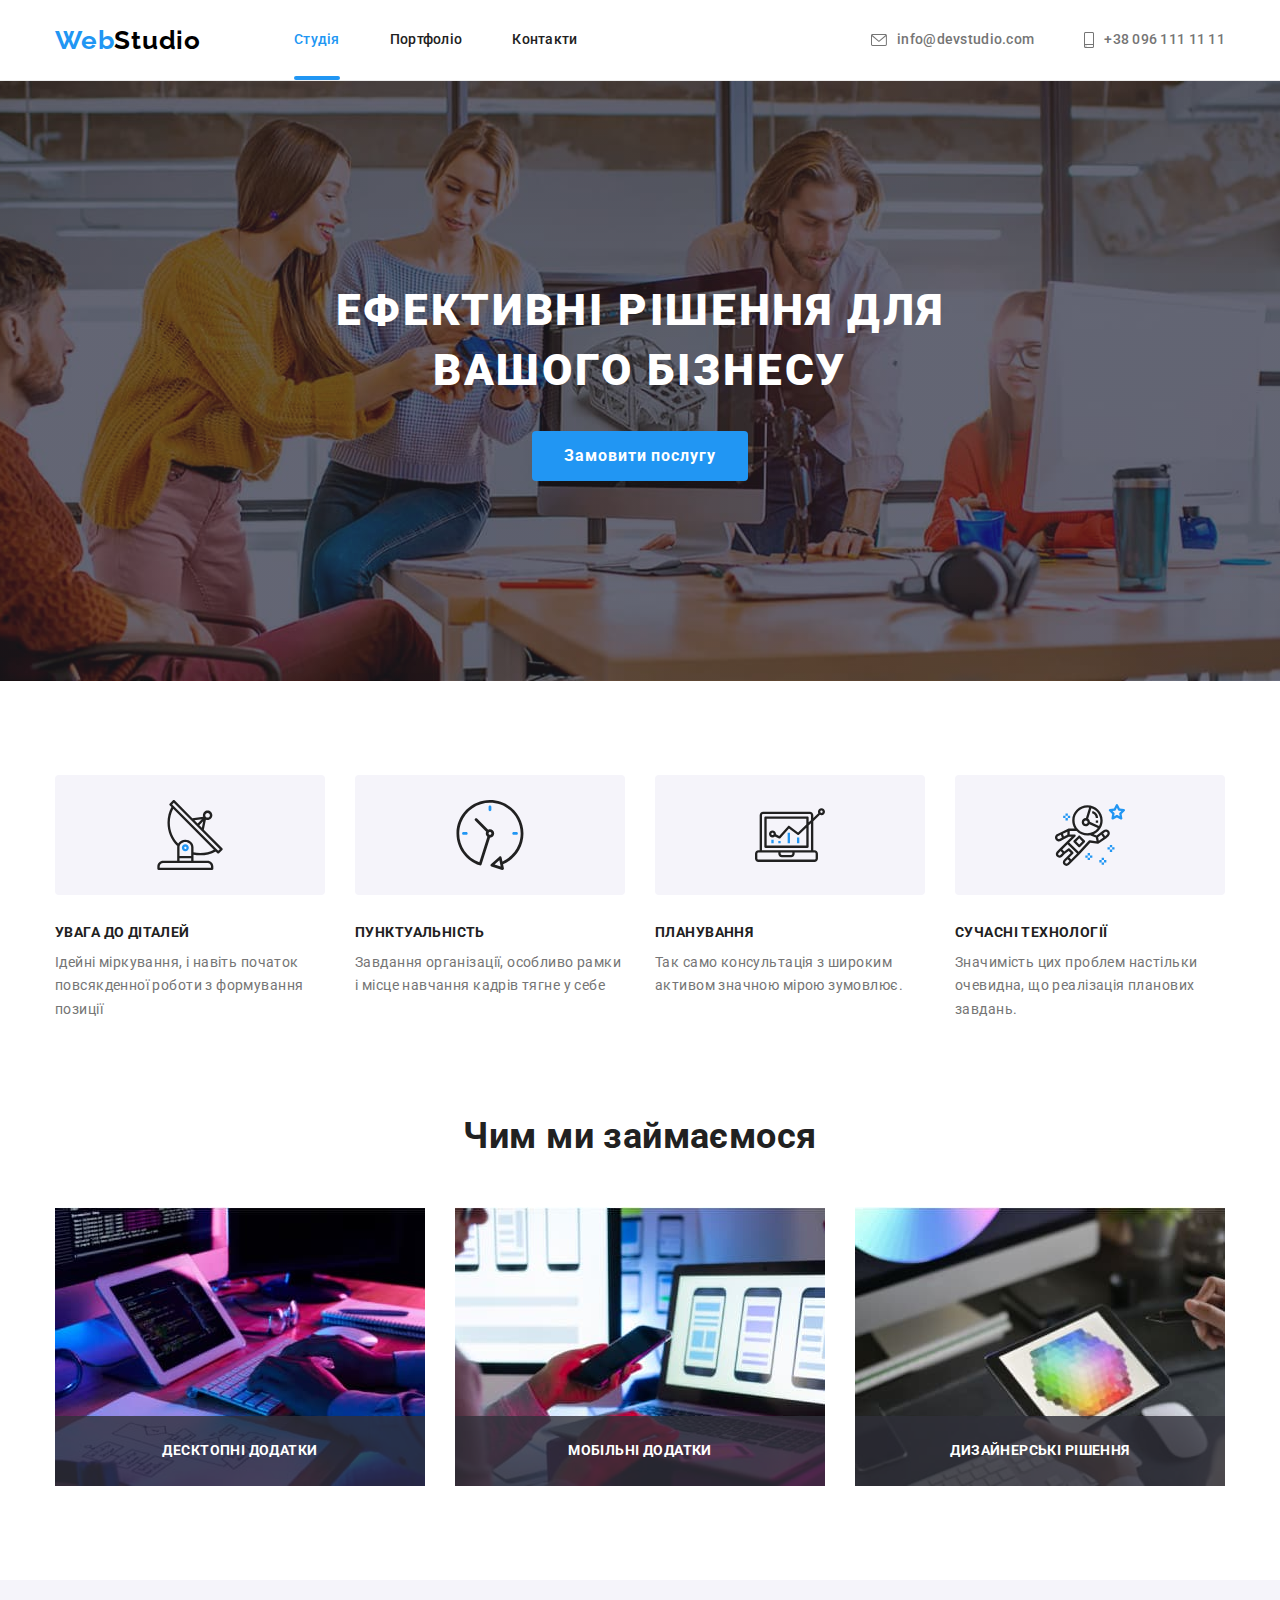
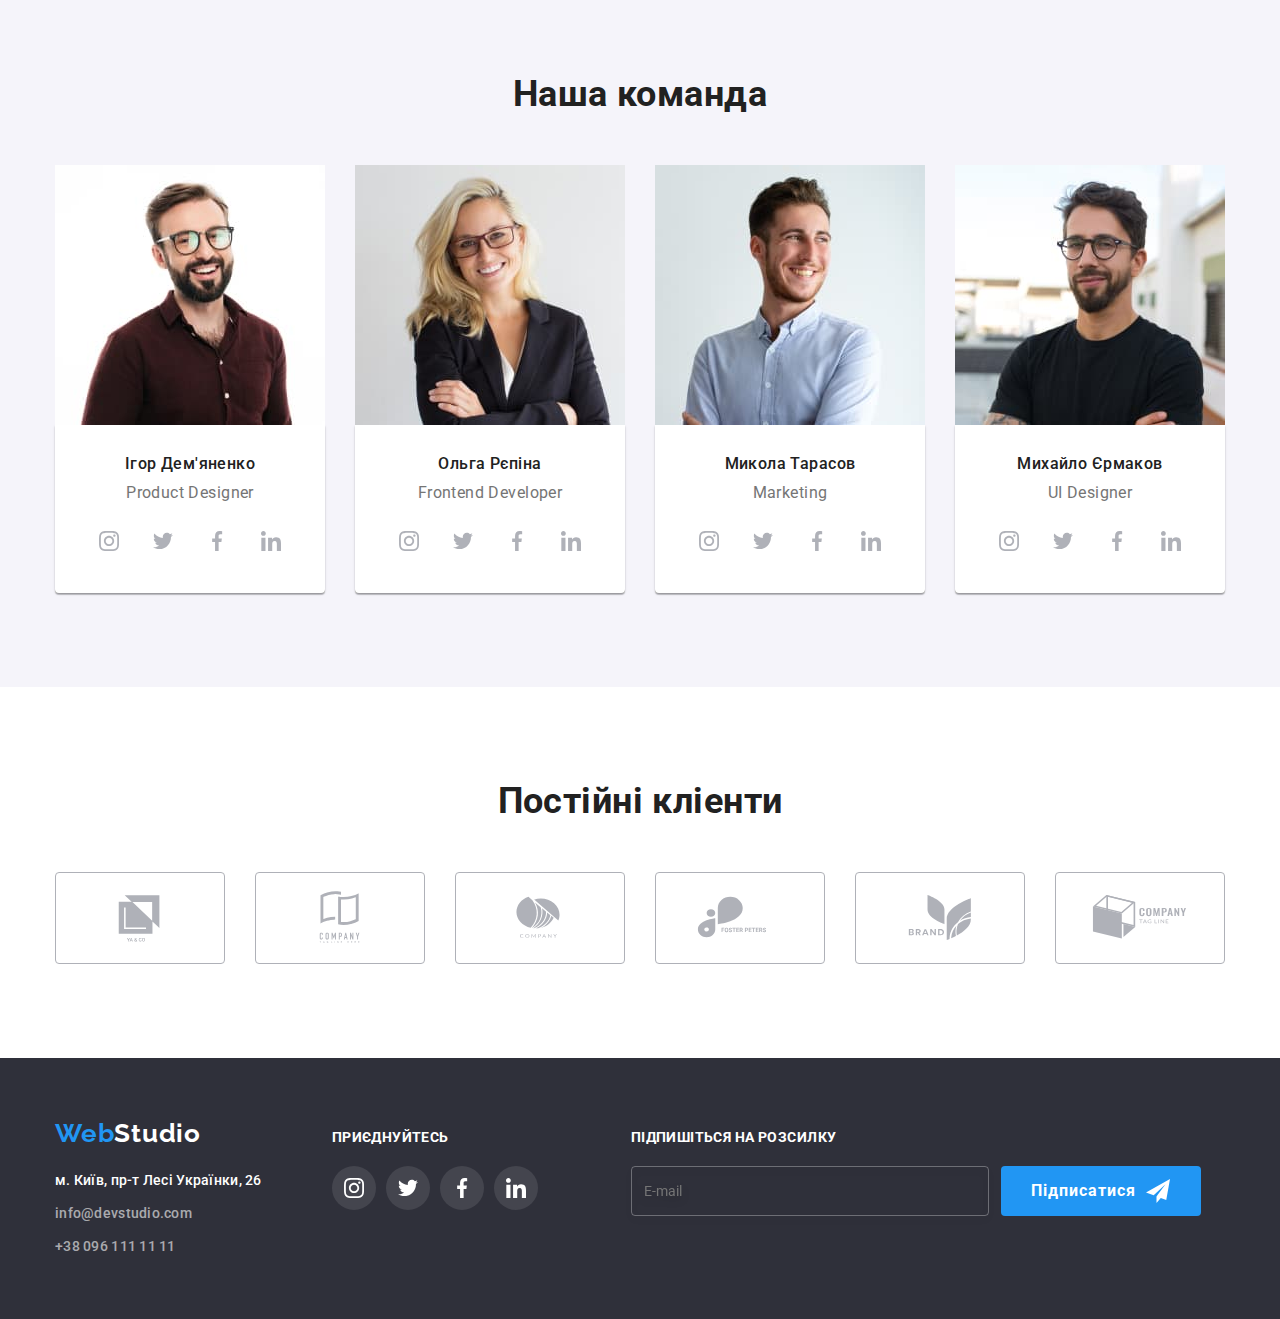
<file: index.html>
<!DOCTYPE html>
<html lang="uk">
<head>
    <meta charset="UTF-8">
    <meta name="viewport" content="width=device-width, initial-scale=1.0">
    <title>Webstudio</title>
    <link rel="preconnect" href="https://fonts.googleapis.com">
    <link rel="preconnect" href="https://fonts.gstatic.com" crossorigin>
    <link href="https://fonts.googleapis.com/css2?family=Raleway:wght@700&family=Roboto:wght@400;500;700;900&display=swap"
        rel="stylesheet">
    <link rel="stylesheet" href="https://cdn.jsdelivr.net/npm/modern-normalize@1.1.0/modern-normalize.min.css">
    <link rel="stylesheet" href="./css/style.css">
</head>
<body>
<!--Header-->
<header class="page-header header">
    <div class="container page-header-container">
    <nav class="page-navigation">
    <a class="logo logo-head link" href="./index.html" lang="en">Web<span class="logo-header">Studio</span></a>
    <ul class="site-nav list">
        <li class="menu-item"><a class="nav-link current link" href="./index.html">Студія</a></li>
        <li class="menu-item"><a class="nav-link link" href="./portfolio.html">Портфоліо</a></li>
        <li class="menu-item"><a class="nav-link link" href="#">Контакти</a></li>
    </ul>
</nav>
<ul class="list adress contacts-nav">
<li class="item-contacts">
    <a class="nav-contacts link" href="mailto:info@devstudio.com">
        <svg aria-label="іконка написати посилання на пошту" class="icon-mail" width="16" height="12">
            <use href="./images/sprite.svg#icon-mail_header"></use>
        </svg>
        info@devstudio.com
</a>
</li>
<li class="item-contacts">
    <a class="nav-contacts link" href="tel:+380961111111">
        <svg aria-label="іконка контактного телефона" class="icon-tel" width="10" height="16">
            <use href="./images/sprite.svg#icon-smartphone_header"></use>
        </svg>
        +38 096 111 11 11
    </a>
</li>
</ul>
</div>
</header>
<main>
<!--Banner with button-->
    <section class="banner">
        <div class="container">
            <div class="banner-box">
        <h1 class="banner-title">Ефективні рішення для вашого бізнесу</h1>
        <button class="banner-button" type="button" data-modal-open>Замовити послугу</button>
        </div>
        </div>
    </section>
<!--Advantages-->
    <section class="our-advantages">
       <div class="container"> 
     <h2 class="visually-hidden">Наші переваги</h2>
    <ul class="advantages-roster list">
        <li class="advantages-item">
        <div class="advantages-backgraund">
            <svg aria-label="іконка з антеною" class="icon-advantages">
                <use href="./images/sprite.svg#icon-antenna_banner"></use> 
            </svg>
            </div>
            <h3 class="advanteges-title">Увага до діталей</h3>
            <p class="advanteges-text">Ідейні міркування, і навіть початок повсякденної роботи з формування позиції</p>
        </li>
        <li class="advantages-item">
        <div class="advantages-backgraund">
            <svg aria-label="іконка з часами" class="icon-advantages">
                <use href="./images/sprite.svg#icon-clock_banner"></use> 
            </svg>
            </div>
            <h3 class="advanteges-title">Пунктуальність</h3>
            <p class="advanteges-text">Завдання організації, особливо рамки і місце навчання кадрів тягне у себе</p>
        </li>
        <li class="advantages-item">
            <div class="advantages-backgraund">
                <svg aria-label="іконка з ноутбуком" class="icon-advantages">
                <use href="./images/sprite.svg#icon-diagram_banner"></use> 
            </svg>
            </div>
              <h3 class="advanteges-title">Планування</h3>
            <p class="advanteges-text">Так само консультація з широким активом значною мірою зумовлює.</p>
        </li>
        <li class="advantages-item">
            <div class="advantages-backgraund">
                <svg aria-label="іконка з космонавтом" class="icon-advantages">
                <use href="./images/sprite.svg#icon-astronaut_header"></use> 
            </svg>
            </div>
            <h3 class="advanteges-title">Сучасні технології</h3>
            <p class="advanteges-text">Значимість цих проблем настільки очевидна, що реалізація планових завдань.</p>
        </li>
    </ul>
    </div>
    </section>
<!--About our-->
    <section class="our-products">
        <div class="container">
        <h2 class="products-title">Чим ми займаємося</h2>
            <ul class="products-work list">
                <li class="products-item">
                    <img class="pictures-work" src="./images/webdevelopment.jpg" alt="Розробник пише код" width="370">
                    <div class="overlay-all-work">
                        <p class="overlay-all-work-text">Десктопні додатки</p>
                    </div>
                </li>
                <li class="products-item">
                    <img class="pictures-work" src="./images/qa.jpg" alt="Тестувальник перевіряє відображення" width="370">
                    <div class="overlay-all-work">
                        <p class="overlay-all-work-text">Мобільні додатки</p>
                    </div>
                </li>
                <li class="products-item">
                    <img class="pictures-work" src="./images/webdesigner.jpg" alt="Дизайнер малює макет" width="370">
                    <div class="overlay-all-work">
                        <p class="overlay-all-work-text">Дизайнерські рішення</p>
                    </div>
                </li>
            </ul>
        </div>
    </section>
<!--About comandos-->
    <section class="our-comandos">
        <div class="container">
            <h2 class="comandos-title">Наша команда</h2>
            <ul class="comandos-team list">
                    <li class="comandos-list box-color">
                        <div class="comandos-box">
                        <img src="./images/productdesign.jpg" alt="продукт дизайнер" width="270">
                        <div class="work-position">
                        <h3 class="name">Ігор Дем'яненко</h3>
                        <p class="name-text" lang="en">Product Designer</p>
                        <ul class="social-list list">
                            <li class="social-list-item">
                                <a href="" class="social-list-link">
                                    <svg lang="en" aria-label="icon instagram" class="social-list-icon">
                                        <use href="./images/sprite.svg#icon-instagram"></use>
                                    </svg>    
                                </a>
                            </li>
                            <li class="social-list-item">
                                <a href="" class="social-list-link">
                                    <svg lang="en" aria-label="icon twitter" class="social-list-icon">
                                        <use href="./images/sprite.svg#icon-twitter"></use>
                                    </svg>    
                                </a>
                            </li>
                            <li class="social-list-item">
                                <a href="" class="social-list-link">
                                    <svg lang="en" aria-label="icon facebook" class="social-list-icon">
                                        <use href="./images/sprite.svg#icon-fb"></use>
                                    </svg>    
                                </a>
                            </li>
                            <li class="social-list-item">
                                <a href="" class="social-list-link">
                                    <svg lang="en" aria-label="icon linkedin" class="social-list-icon">
                                        <use href="./images/sprite.svg#icon-linkedin"></use>
                                    </svg>    
                                </a>
                            </li>
                        </ul>
                        </div>
                        </div>
                    </li>
                    <li class="comandos-list box-color">
                        <div class="comandos-box">
                        <img src="./images/frontdev.jpg" alt="фронтенд девелопер" width="270">
                        <div class="work-position">
                        <h3 class="name">Ольга Рєпіна</h3>
                        <p class="name-text" lang="en">Frontend Developer</p>
                        <ul class="social-list list">
                            <li class="social-list-item">
                                <a href="" class="social-list-link">
                                    <svg lang="en" aria-label="icon instagram" class="social-list-icon">
                                        <use href="./images/sprite.svg#icon-instagram"></use>
                                    </svg>    
                                </a>
                            </li>
                            <li class="social-list-item">
                                <a href="" class="social-list-link">
                                    <svg lang="en" aria-label="icon twitter" class="social-list-icon">
                                        <use href="./images/sprite.svg#icon-twitter"></use>
                                    </svg>    
                                </a>
                            </li>
                            <li class="social-list-item">
                                <a href="" class="social-list-link">
                                    <svg lang="en" aria-label="icon facebook" class="social-list-icon">
                                        <use href="./images/sprite.svg#icon-fb"></use>
                                    </svg>    
                                </a>
                            </li>
                            <li class="social-list-item">
                                <a href="" class="social-list-link">
                                    <svg lang="en" aria-label="icon linkedin" class="social-list-icon">
                                        <use href="./images/sprite.svg#icon-linkedin"></use>
                                    </svg>     
                                </a>
                            </li>
                        </ul>
                        </div>
                        </div>
                    </li>
                    <li class="comandos-list box-color">
                        <div class="comandos-box">
                        <img src="./images/marketing.jpg" alt="маркетинг" width="270">
                        <div class="work-position">
                        <h3 class="name">Микола Тарасов</h3>
                        <p class="name-text" lang="en">Marketing</p>
                        <ul class="social-list list">
                            <li class="social-list-item">
                              <a href="" class="social-list-link">
                                <svg lang="en" aria-label="icon instagram" class="social-list-icon">
                                 <use href="./images/sprite.svg#icon-instagram"></use>   
                                </svg>
                              </a>  
                            </li>
                            <li class="social-list-item">
                                <a href="" class="social-list-link">
                                    <svg lang="en" aria-label="icon twitter" class="social-list-icon">
                                        <use href="./images/sprite.svg#icon-twitter"></use>
                                    </svg>    
                                </a>
                            </li>
                            <li class="social-list-item">
                                <a href="" class="social-list-link">
                                    <svg lang="en" aria-label="icon facebook" class="social-list-icon">
                                        <use href="./images/sprite.svg#icon-fb"></use>
                                    </svg>    
                                </a>
                            </li>
                            <li class="social-list-item">
                                <a href="" class="social-list-link">
                                    <svg lang="en" aria-label="icon linkedin" class="social-list-icon">
                                        <use href="./images/sprite.svg#icon-linkedin"></use>
                                    </svg>     
                                </a>
                            </li>
                        </ul>
                        </div>
                        </div>
                    </li>
                    <li class="comandos-list box-color">
                        <div class="comandos-box">
                        <img src="./images/uidesigner.jpg" alt="юідизайнер" width="270">
                        <div class="work-position">
                        <h3 class="name">Михайло Єрмаков</h3>
                        <p class="name-text" lang="en">UI Designer</p>
                        <ul class="social-list list">
                            <li class="social-list-item">
                              <a href="" class="social-list-link">
                                <svg lang="en" aria-label="icon instagram" class="social-list-icon">
                                 <use href="./images/sprite.svg#icon-instagram"></use>   
                                </svg>
                              </a>  
                            </li>
                            <li class="social-list-item">
                                <a href="" class="social-list-link">
                                    <svg lang="en" aria-label="icon twitter" class="social-list-icon">
                                        <use href="./images/sprite.svg#icon-twitter"></use>
                                    </svg>    
                                </a>
                            </li>
                            <li class="social-list-item">
                                <a href="" class="social-list-link">
                                    <svg lang="en" aria-label="icon facebook" class="social-list-icon">
                                        <use href="./images/sprite.svg#icon-fb"></use>
                                    </svg>    
                                </a>
                            </li>
                            <li class="social-list-item">
                                <a href="" class="social-list-link">
                                    <svg lang="en" aria-label="icon linkedin" class="social-list-icon">
                                        <use href="./images/sprite.svg#icon-linkedin"></use>
                                    </svg>     
                                </a>
                            </li>
                        </div>
                        </div>
                    </li>
                </ul>
        </div>
    </section>
            </div>
    </section>
<!--Our-clients-->
<section class="section-clients">
    <div class="container">
        <h2 class="clients">Постійні кліенти</h2>
        <ul class="clients-list list">
            <li class="clients-item">
                <a href="" class="client-link">
                 <svg lang="en" aria-label="icon client" class="client-icon">
                    <use href="./images/sprite.svg#icon-Logo-1"></use>
                 </svg>   
                </a>
            </li>
            <li class="clients-item">
                <a href="" class="client-link">
                 <svg lang="en" aria-label="icon client" class="client-icon">
                    <use href="./images/sprite.svg#icon-Logo-2"></use>
                 </svg>   
                </a>
            </li>
            <li class="clients-item">
                <a href="" class="client-link">
                 <svg lang="en" aria-label="icon client" class="client-icon">
                    <use href="./images/sprite.svg#icon-Logo-3"></use>
                 </svg>   
                </a>
            </li>
            <li class="clients-item">
                <a href="" class="client-link">
                 <svg lang="en" aria-label="icon client" class="client-icon">
                    <use href="./images/sprite.svg#icon-Logo-4"></use>
                 </svg>   
                </a>
            </li>
            <li class="clients-item">
                <a href="" class="client-link">
                 <svg lang="en" aria-label="icon client" class="client-icon">
                    <use href="./images/sprite.svg#icon-Logo-5"></use>
                 </svg>   
                </a>
            </li>
            <li class="clients-item">
                <a href="" class="client-link">
                 <svg lang="en" aria-label="icon client" class="client-icon">
                    <use href="./images/sprite.svg#icon-Logo-6"></use>
                 </svg>   
                </a>
            </li>
        </ul>
    </div>
</section>
</main>
<!--Footer-->
<footer class="footer-color">
<div class="container footer-block">
    <div class="contacts-footer">
    <a class="logo link logo-indent" href="./index.html" lang="en">Web<span class="logo-footer">Studio</span></a>
    <address>
        <ul class="list">
        <li class="footer-list"><a class="adress link nav-contacts-footer" href="https://goo.gl/maps/qTSubEwmaGikRSsk8" target="_blank"
                rel="noreferer noopener nofollow">м. Київ, пр-т Лесі Українки, 26</a></li>
        <li class="footer-list"><a class="footer-contacts link nav-contacts-footer" href="mailto:info@devstudio.com">info@devstudio.com</a></li>
        <li class="footer-list"><a class="footer-contacts link nav-contacts-footer" href="tel:+380961111111">+38 096 111 11 11</a></li>
    </ul>
</address>
    </div>
    <div class="footer-social">
    <p class="follow">Приєднуйтесь</p>
    <ul class="social-list-footer list">
        <li class="social-list-item-footer">
            <a href="#" class="social-list-link-footer">
                <svg lang="en" aria-label="icon instagram" class="social-list-icon-footer">
                    <use href="./images/sprite.svg#icon-instagram"></use>
                </svg>
            </a>
        </li>
        <li class="social-list-item-footer">
            <a href="#" class="social-list-link-footer">
                <svg lang="en" aria-label="icon twitter" class="social-list-icon-footer">
                    <use href="./images/sprite.svg#icon-twitter"></use>
                </svg>
            </a>
        </li>
        <li class="social-list-item-footer">
            <a href="#" class="social-list-link-footer">
                <svg lang="en" aria-label="icon facebook" class="social-list-icon-footer">
                    <use href="./images/sprite.svg#icon-fb"></use>
                </svg>
            </a>
        </li>
        <li class="social-list-item-footer">
            <a href="#" class="social-list-link-footer">
                <svg lang="en" aria-label="icon linkedin" class="social-list-icon-footer">
                    <use href="./images/sprite.svg#icon-linkedin"></use>
                </svg>
            </a>
        </li>
    </ul>
    </div>
    <form class="mailing">
        <p class="mailing-text">Підпишіться на розсилку</p>
        <div class="mailing-box">
            <input type="email" name="email" placeholder="E-mail" class="mailing-input" required>
            <button type="submit" class="mailing-button">
                Підписатися
            <svg aria-label="icon send" class="icon-send">
                <use href="./images/sprite.svg#icon-icon-send"></use>
            </svg>
            </button>
        </div>
    </form>
</div>
</footer>
<!--Backdrop-->
  <div class="backdrop is-hidden" data-modal>
    <div class="modal">
        <button type="button" class="modal-close-button" data-modal-close>
            <svg class="modal-close-icon" width="18" height="18">
                <use href="./images/sprite.svg#icon-backdrop-btn"></use>
            </svg>    
        </button>
        <p class="modal-title">Залиште свої дані, ми вам передзвонимо</p>
        <form class="modal-form">
            <label class="modal-form-field">
                <span class="modal-form-name">Ім'я</span>
                <span class="modal-form-input-wrapper">
                <input 
                type="text" 
                class="modal-from-input" 
                pattern="[a-zA-Za-яА-ЯіІїЇ]+"
                title="xxxxxx xxxxxxxx" 
                name="user_name"/>
                <svg class="modal-form-icon" width="18" height="18">
                    <use href="./images/sprite.svg#icon-person"></use>
                </svg>
                </span> 
            </label>
            <label class="modal-form-field">
                <span class="modal-form-name">Телефон</span>
                <span class="modal-form-input-wrapper">
                <input 
                type="tel" 
                class="modal-from-input" 
                pattern="[0-9]{3}-[0-9]{3}-[0-9]{2}-[0-9]{2}"
                title="xxx-xxx-xx-xx"
                name="user_phone"/>
                <svg class="modal-form-icon" width="18" height="18">
                    <use href="./images/sprite.svg#icon-phone"></use>
                </svg>
                </span>
            </label>
            <label class="modal-form-field">
                <span class="modal-form-name">Пошта</span>
                 <span class="modal-form-input-wrapper">
                <input 
                type="email" 
                class="modal-from-input"
                title="xx@xx.xx"
                name="user_email"/>
                <svg class="modal-form-icon" width="18" height="18">
                    <use href="./images/sprite.svg#icon-email"></use>
                </svg>
                </span>
            </label>
            <label class="modal-form-field">
                <span class="modal-form-name">Коментар</span>
                <textarea name="user_text" class="modal-form-message" placeholder="Введіть текст"></textarea>
            </label>
            <label class="modal-form-check">
                <input type="checkbox" class="modal-check" name="user_policy" required/>
                <svg class="modal-form-own-check">
                    <use class="modal-form-own-icon" href="./images/sprite.svg#icon-icon-check"></use>
                </svg>
                Погоджуюся з розсилкою та приймаю&nbsp;<a href="">Умови договору</a>
            </label>
            <button type="submit" class="modal-form-send">Відправити</button>
        </form>
    </div> 
  </div>
  <script src="./js/modal.js"></script>
</body>
</html>
</file>
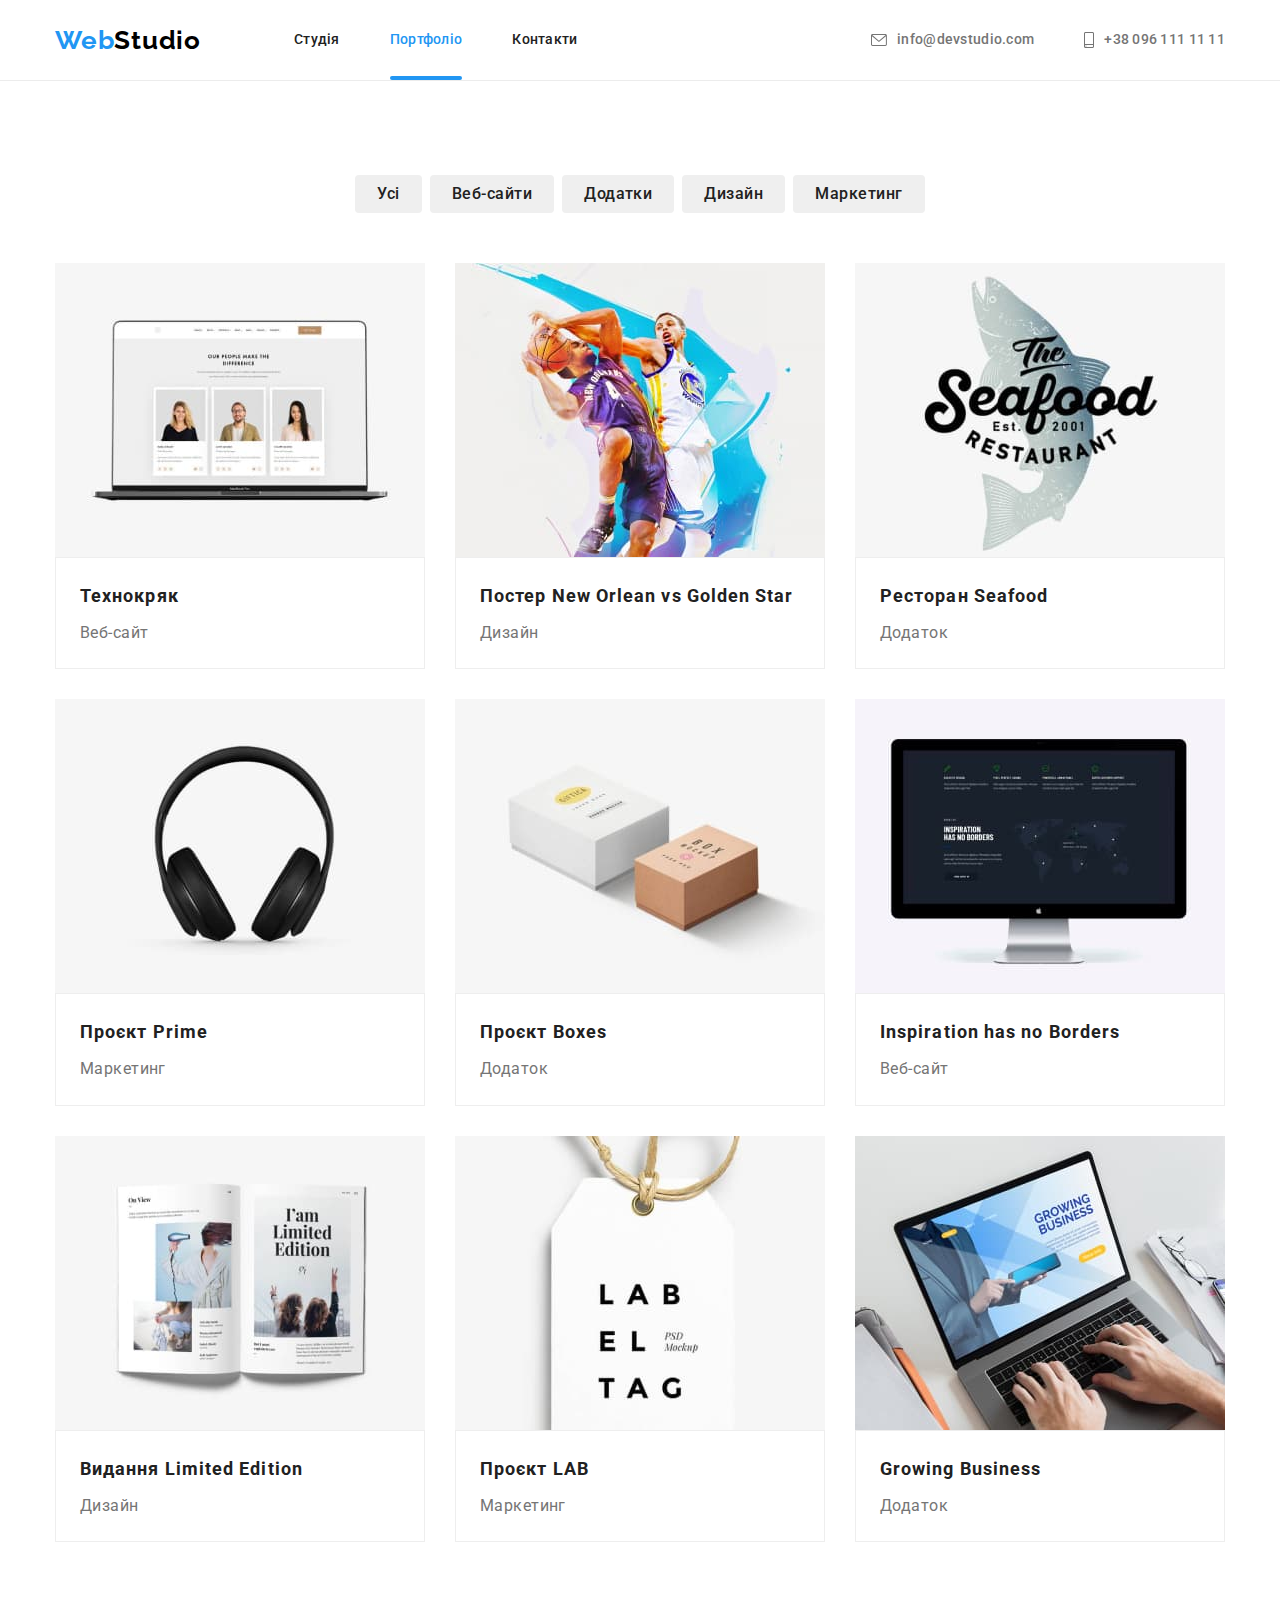
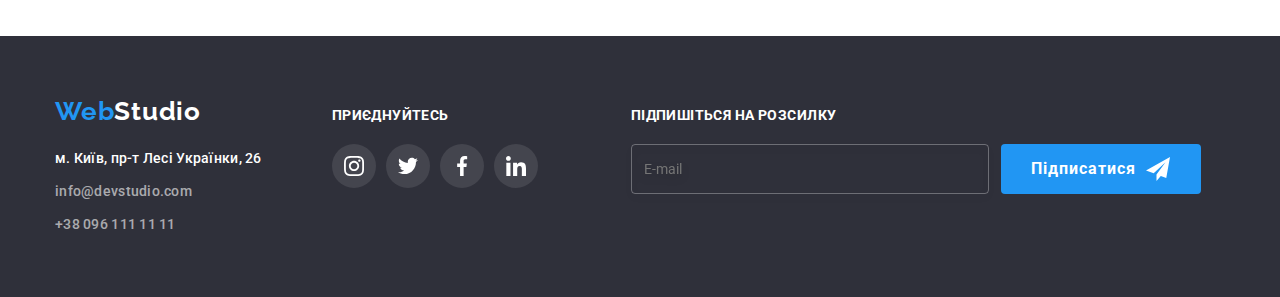
<file: portfolio.html>
<!DOCTYPE html>
<html lang="uk">
  <head>
    <meta charset="UTF-8" />
    <meta http-equiv="X-UA-Compatible" content="IE=edge" />
    <meta name="viewport" content="width=device-width, initial-scale=1.0" />
    <title>Портфоліо</title>
    <link rel="preconnect" href="https://fonts.googleapis.com" />
    <link rel="preconnect" href="https://fonts.gstatic.com" crossorigin />
    <link
      href="https://fonts.googleapis.com/css2?family=Raleway:wght@700&family=Roboto:wght@400;500;700;900&display=swap"
      rel="stylesheet"
    />
    <link
      rel="stylesheet"
      href="https://cdn.jsdelivr.net/npm/modern-normalize@1.1.0/modern-normalize.min.css"
    />
    <link rel="stylesheet" href="./css/style.css" />
  </head>
  <body>
    <!--Header-->
    <header class="page-header header">
      <div class="container page-header-container">
        <nav class="page-navigation">
          <a class="logo logo-head link" href="./index.html" lang="en"
            >Web<span class="logo-header">Studio</span></a
          >
          <ul class="site-nav list">
            <li class="menu-item">
              <a class="nav-link link" href="./index.html">Студія</a>
            </li>
            <li class="menu-item">
              <a class="nav-link current link" href="./portfolio.html"
                >Портфоліо</a
              >
            </li>
            <li class="menu-item">
              <a class="nav-link link" href="#">Контакти</a>
            </li>
          </ul>
        </nav>
        <ul class="list adress contacts-nav">
          <li class="item-contacts">
            <a class="nav-contacts link" href="mailto:info@devstudio.com">
              <svg
                aria-label="іконка написати посилання на пошту"
                class="icon-mail"
                width="16"
                height="12"
              >
                <use href="./images/sprite.svg#icon-mail_header"></use>
              </svg>
              info@devstudio.com
            </a>
          </li>
          <li class="item-contacts">
            <a class="nav-contacts link" href="tel:+380961111111">
              <svg
                aria-label="іконка контактного телефона"
                class="icon-tel"
                width="10"
                height="16"
              >
                <use href="./images/sprite.svg#icon-smartphone_header"></use>
              </svg>
              +38 096 111 11 11
            </a>
          </li>
        </ul>
      </div>
    </header>
    <main>
      <!--Button-filter-portfolio-->
      <section class="portfolio">
        <div class="container">
          <h1 class="visually-hidden">Портфоліо</h1>
          <ul class="portfolio-btn-roster list">
            <li class="portfolio-item">
              <button type="button" class="button-portfolio">Усі</button>
            </li>
            <li class="portfolio-item">
              <button type="button" class="button-portfolio">Веб-сайти</button>
            </li>
            <li class="portfolio-item">
              <button type="button" class="button-portfolio">Додатки</button>
            </li>
            <li class="portfolio-item">
              <button type="button" class="button-portfolio">Дизайн</button>
            </li>
            <li class="portfolio-item">
              <button type="button" class="button-portfolio">Маркетинг</button>
            </li>
          </ul>
          <!--Portfolio-->
          <ul class="portfolio-work list">
            <li class="port-box">
              <a class="port-link link" href="">
                <div class="portfolio-block">
                  <img
                    src="./images/websitetechnokryak.jpg"
                    alt="веб-сайт"
                    width="370"
                    class="portfolio-link"
                  />
                  <div class="overlay-portfolio">
                    <p class="overlay-text">
                      Ресурс пропонує комплексні пропозиції з різним рівнем
                      функціоналу та сервісів. Все це дозволить відвідувачу
                      отримати вичерпні відомості про компанію чи приватну
                      особу.
                    </p>
                  </div>
                </div>
                <div class="portfolio-box">
                  <h2 class="portfolio-title">Технокряк</h2>
                  <p class="portfolio-info">Веб-сайт</p>
                </div>
              </a>
            </li>
            <li class="port-box">
              <a class="port-link link" href="">
                <div class="portfolio-block">
                  <img
                    src="./images/designposter.jpg"
                    alt="постер"
                    width="370"
                    class="portfolio-link"
                  />
                  <div class="overlay-portfolio">
                    <p class="overlay-text">
                      Ресурс пропонує комплексні пропозиції з різним рівнем
                      функціоналу та сервісів. Все це дозволить відвідувачу
                      отримати вичерпні відомості про компанію чи приватну
                      особу.
                    </p>
                  </div>
                </div>
                <div class="portfolio-box">
                  <h2 class="portfolio-title">
                    Постер New Orlean vs Golden Star
                  </h2>
                  <p class="portfolio-info">Дизайн</p>
                </div>
              </a>
            </li>
            <li class="port-box">
              <a class="port-link link" href="">
                <div class="portfolio-block">
                  <img
                    src="./images/applicationrestoran.jpg"
                    alt="лого ресторану"
                    width="370"
                    class="portfolio-link"
                  />
                  <div class="overlay-portfolio">
                    <p class="overlay-text">
                      Ресурс пропонує комплексні пропозиції з різним рівнем
                      функціоналу та сервісів. Все це дозволить відвідувачу
                      отримати вичерпні відомості про компанію чи приватну
                      особу.
                    </p>
                  </div>
                </div>
                <div class="portfolio-box">
                  <h2 class="portfolio-title">Ресторан Seafood</h2>
                  <p class="portfolio-info">Додаток</p>
                </div>
              </a>
            </li>
            <li class="port-box">
              <a class="port-link link" href="">
                <div class="portfolio-block">
                  <img
                    src="./images/marketingproject.jpg"
                    alt="навушники"
                    width="370"
                    class="portfolio-link"
                  />
                  <div class="overlay-portfolio">
                    <p class="overlay-text">
                      Ресурс пропонує комплексні пропозиції з різним рівнем
                      функціоналу та сервісів. Все це дозволить відвідувачу
                      отримати вичерпні відомості про компанію чи приватну
                      особу.
                    </p>
                  </div>
                </div>
                <div class="portfolio-box">
                  <h2 class="portfolio-title">Проєкт Prime</h2>
                  <p class="portfolio-info">Маркетинг</p>
                </div>
              </a>
            </li>
            <li class="port-box">
              <a class="port-link link" href="">
                <div class="portfolio-block">
                  <img
                    src="./images/applicationproject.jpg"
                    alt="коробка"
                    width="370"
                    class="portfolio-link"
                  />
                  <div class="overlay-portfolio">
                    <p class="overlay-text">
                      Ресурс пропонує комплексні пропозиції з різним рівнем
                      функціоналу та сервісів. Все це дозволить відвідувачу
                      отримати вичерпні відомості про компанію чи приватну
                      особу.
                    </p>
                  </div>
                </div>
                <div class="portfolio-box">
                  <h2 class="portfolio-title">Проєкт Boxes</h2>
                  <p class="portfolio-info">Додаток</p>
                </div>
              </a>
            </li>
            <li class="port-box">
              <a class="port-link link" href="">
                <div class="portfolio-block">
                  <img
                    src="./images/website.jpg"
                    alt="компьютер"
                    width="370"
                    class="portfolio-link"
                  />
                  <div class="overlay-portfolio">
                    <p class="overlay-text">
                      Ресурс пропонує комплексні пропозиції з різним рівнем
                      функціоналу та сервісів. Все це дозволить відвідувачу
                      отримати вичерпні відомості про компанію чи приватну
                      особу.
                    </p>
                  </div>
                </div>
                <div class="portfolio-box">
                  <h2 class="portfolio-title">Inspiration has no Borders</h2>
                  <p class="portfolio-info">Веб-сайт</p>
                </div>
              </a>
            </li>
            <li class="port-box">
              <a class="port-link link" href="">
                <div class="portfolio-block">
                  <img
                    src="./images/designpublishing.jpg"
                    alt="журнал"
                    width="370"
                    class="portfolio-link"
                  />
                  <div class="overlay-portfolio">
                    <p class="overlay-text">
                      Ресурс пропонує комплексні пропозиції з різним рівнем
                      функціоналу та сервісів. Все це дозволить відвідувачу
                      отримати вичерпні відомості про компанію чи приватну
                      особу.
                    </p>
                  </div>
                </div>
                <div class="portfolio-box">
                  <h2 class="portfolio-title">Видання Limited Edition</h2>
                  <p class="portfolio-info">Дизайн</p>
                </div>
              </a>
            </li>
            <li class="port-box">
              <a class="port-link link" href="">
                <div class="portfolio-block">
                  <img
                    src="./images/marketingprlab.jpg"
                    alt="стікер"
                    width="370"
                    class="portfolio-link"
                  />
                  <div class="overlay-portfolio">
                    <p class="overlay-text">
                      Ресурс пропонує комплексні пропозиції з різним рівнем
                      функціоналу та сервісів. Все це дозволить відвідувачу
                      отримати вичерпні відомості про компанію чи приватну
                      особу.
                    </p>
                  </div>
                </div>
                <div class="portfolio-box">
                  <h2 class="portfolio-title">Проєкт LAB</h2>
                  <p class="portfolio-info">Маркетинг</p>
                </div>
              </a>
            </li>
            <li class="port-box">
              <a class="port-link link" href="">
                <div class="portfolio-block">
                  <img
                    src="./images/appgrowing.jpg"
                    alt="ноутбук"
                    width="370"
                    class="portfolio-link"
                  />
                  <div class="overlay-portfolio">
                    <p class="overlay-text">
                      Ресурс пропонує комплексні пропозиції з різним рівнем
                      функціоналу та сервісів. Все це дозволить відвідувачу
                      отримати вичерпні відомості про компанію чи приватну
                      особу.
                    </p>
                  </div>
                </div>
                <div class="portfolio-box">
                  <h2 class="portfolio-title">Growing Business</h2>
                  <p class="portfolio-info">Додаток</p>
                </div>
              </a>
            </li>
          </ul>
        </div>
      </section>
    </main>
    <!--Footer-->
    <footer class="footer-color">
      <div class="container footer-block">
        <div class="contacts-footer">
          <a class="logo link logo-indent" href="./index.html" lang="en"
            >Web<span class="logo-footer">Studio</span></a
          >
          <address>
            <ul class="list">
              <li class="footer-list">
                <a
                  class="adress link nav-contacts-footer"
                  href="https://goo.gl/maps/qTSubEwmaGikRSsk8"
                  target="_blank"
                  rel="noreferer noopener nofollow"
                  >м. Київ, пр-т Лесі Українки, 26</a
                >
              </li>
              <li class="footer-list">
                <a
                  class="footer-contacts link nav-contacts-footer"
                  href="mailto:info@devstudio.com"
                  >info@devstudio.com</a
                >
              </li>
              <li class="footer-list">
                <a
                  class="footer-contacts link nav-contacts-footer"
                  href="tel:+380961111111"
                  >+38 096 111 11 11</a
                >
              </li>
            </ul>
          </address>
        </div>
        <div class="footer-social">
          <p class="follow">Приєднуйтесь</p>
          <ul class="social-list-footer list">
            <li class="social-list-item-footer">
              <a href="#" class="social-list-link-footer">
                <svg
                  lang="en"
                  aria-label="icon instagram"
                  class="social-list-icon-footer"
                >
                  <use href="./images/sprite.svg#icon-instagram"></use>
                </svg>
              </a>
            </li>
            <li class="social-list-item-footer">
              <a href="#" class="social-list-link-footer">
                <svg
                  lang="en"
                  aria-label="icon twitter"
                  class="social-list-icon-footer"
                >
                  <use href="./images/sprite.svg#icon-twitter"></use>
                </svg>
              </a>
            </li>
            <li class="social-list-item-footer">
              <a href="#" class="social-list-link-footer">
                <svg
                  lang="en"
                  aria-label="icon facebook"
                  class="social-list-icon-footer"
                >
                  <use href="./images/sprite.svg#icon-fb"></use>
                </svg>
              </a>
            </li>
            <li class="social-list-item-footer">
              <a href="#" class="social-list-link-footer">
                <svg
                  lang="en"
                  aria-label="icon linkedin"
                  class="social-list-icon-footer"
                >
                  <use href="./images/sprite.svg#icon-linkedin"></use>
                </svg>
              </a>
            </li>
          </ul>
        </div>
        <form class="mailing">
          <p class="mailing-text">Підпишіться на розсилку</p>
          <div class="mailing-box">
            <input
              type="email"
              name="email"
              placeholder="E-mail"
              class="mailing-input"
              required
            />
            <button type="submit" class="mailing-button">
              Підписатися
              <svg class="icon-send">
                <use href="./images/sprite.svg#icon-icon-send"></use>
              </svg>
            </button>
          </div>
        </form>
      </div>
    </footer>
  </body>
</html>
</file>
<file: css/style.css>
:root {
    --accent-color:#2196F3;
    --text-title-color:#212121;
    --text-color:#757575;
    --banner-color:#2F303A;
    --white-color:#FFFFFF;
    --button-colour: #188CE8;
    --border-header: #ECECEC;
    --comandos-color:#F5F4FA;
    --portfolio-box: #EEEEEE;
    --banner-bg-color:#C4C4C4;
    --icon-color:#AFB1B8;
    --bg-color-text:rgba(47, 48, 58, 0.8);
    --bg-color-icon:rgba(255, 255, 255, 0.1);
    --backdrop-color:rgba(0, 0, 0, 0.2);
    --timing-function:cubic-bezier(0.4, 0, 0.2, 1);
    --overlay-portfolio:rgba(33, 150, 243, 0.9);
    --primery-font:'Roboto', sans-serif;}

h1, 
h2,
h3,
h4,
p {
  margin-top: 0;
  margin-bottom: 0;}

ul,ol {margin-top: 0;
margin-bottom: 0;
padding-left: 0;}

.container {
    width: 1200px;
    margin-left: auto;
    margin-right: auto;
    padding-left: 15px;
    padding-right: 15px;
}

.link {
    text-decoration: none;   
}

.list {
        list-style: none;
    }
img {
    display: block;
}

body {
    font-family: var(--primery-font);
    font-size: 14px;
    letter-spacing: 0.03em;
    line-height: 1.14;
    }

/*------HEADER------*/
/*.page-header { 
padding-top: 32px;
padding-bottom: 32px;
}*/

.header {
border-bottom: 1px solid var(--border-header)
}

.nav-link {
    position: relative;
    font-weight: 500;
    letter-spacing: 0.02em;
    padding-top: 32px;
    padding-bottom: 32px;
    display: inline-block;
    color: var(--text-title-color);
    transition: color 250ms var(--timing-function) linear;
}

.current::after {
    content: "";
    position: absolute;
    left: 0;
    bottom: 0;
    display: inline-block;
    width: 100%;
    height: 4px;
    background-color: var(--accent-color);
    border-radius: 2px;
    transition: color 250ms var(--timing-function);
}
 
.nav-contacts {
    display: flex;
    align-items: center;
    font-weight: 500;
    letter-spacing: 0.02em;
    padding-top: 32px;
    padding-bottom: 32px;
    line-height: 1.14;
    color: var(--text-color);
    transition: color 250ms var(--timing-function);
    }

.item-contacts:not(:last-child) {
margin-right: 50px;
line-height: 1.14;
}

.logo-header {color: black;
padding-top: 24px;
padding-bottom: 24px;}
 

.logo {font-family: 'Raleway', sans-serif;
    font-weight: 700;
    font-size: 26px;
    line-height: 1.19;
    letter-spacing: 0.03em;
    color: var(--accent-color);}
    
 .nav-link:hover,
 .nav-link:focus, 
 .current
  {color: var(--accent-color);}

.nav-contacts:hover,
.nav-contacts:focus,
.current
  {color:var(--accent-color);}

.page-header-container {
    display: flex;
    align-items: center;
}

.page-navigation {
    display: flex;
    align-items: center;
}

.site-nav {
    display: flex;
    align-items: center;
    column-gap: 50px;
}

.contacts-nav {
    display: flex;
    align-items: center;
    margin-left: auto;
}

.logo-head {
    margin-right: 93px;
}

.icon-mail {
    margin-right: 10px;
    fill: currentColor;
}

.icon-tel {
    margin-right: 10px;
    fill: currentColor;
}

/*------BANNER WITH BUTTON------*/
.banner {
    padding-top: 200px;
    padding-bottom: 200px;
    background-color: var(--banner-bg-color);
    background-image: linear-gradient(
                rgba(47, 48, 58, 0.4),
                rgba(47, 48, 58, 0.4)),
            url(../images/banner_main.jpg);
        background-repeat: no-repeat;
        background-position: center;
        background-size: 1600px;
}

.banner-box {
    width: 696px;
    text-align: center;
    margin-right: auto;
    margin-left: auto;
}

.overlay {
    max-width: 1600px;
    height: 600px;
    margin-left: auto;
    margin-right: auto;
    background-image: linear-gradient(to right,
     rgba(47, 48, 58, 0.4),
     rgba(47, 48, 58, 0.4)), 
     url(../images/banner_main.jpg);
    background-repeat: no-repeat;
    background-position: center;
    background-size: cover;
}
.banner-title {
    font-style: normal;
    font-weight: 900;
    font-size: 44px;
    line-height: 1.36;
    text-align: center;
    letter-spacing: 0.06em;
    text-transform: uppercase;
    margin-left: auto;
    margin-right: auto;
    margin-bottom: 30px;
    color: var(--white-color);
}

.banner-button {
    font-family: 'Roboto',
        sans-serif;
    font-style: normal;
    font-weight: 700;
    font-size: 16px;
    line-height: 1.87;
    display: block;
    padding: 10px 32px;
    border-radius: 4px;
    border: none;
    margin-right: auto;
    margin-left: auto;
    letter-spacing: 0.06em;
    cursor: pointer;
    background-color: var(--accent-color);
    color: var(--white-color);
    transition: background-color 250ms var(--timing-function);
}

.banner-button:hover,
.banner-button:focus {
    background-color: var(--button-colour);
    box-shadow: 0px 4px 4px rgba(0, 0, 0, 0.15);
    border-radius: 4px;
}

/*------ADVANTAGES------*/
.our-advantages {
    padding-top: 94px;
}

.advantages-roster {
display: flex;
gap: 30px;
}

.advantages-backgraund {
    display: flex;
    background-color: var(--comandos-color);
    width: 270px;
    height: 120px;
    align-items: center;
    justify-content: center;
    margin-bottom: 30px;
    border: none;
    border-radius: 4px;
}

.icon-advantages {
    width: 70px;
    height: 70px;
}

/*.advantages-item:not(:last-child) {
    margin-right: 30px;    
}*/

.advantages-item {
    flex-basis: calc((100% - 90px) / 4);    
}

.visually-hidden {
    position: absolute;
    white-space: nowrap;
    width: 1px;
    height: 1px;
    overflow: hidden;
    border: 0;
    padding: 0;
    clip: rect(0 0 0 0);
    clip-path: inset(50%);
}

.advanteges-title {
    font-style: normal;
    font-weight: 700;
    font-size: 14px;
    text-transform: uppercase;
    margin-bottom: 10px;
    color: var(--text-title-color);
}

.advanteges-text {
    font-style: normal;
    line-height: 1.71;
    color: var(--text-color);
}

/*------ABOUT OUR------*/
.our-products {
    padding-top: 94px;
    padding-bottom: 94px;
}

.products-title,
.clients,
.comandos-title {
    font-style: normal;
    font-weight: 700;
    font-size: 36px;
    text-align: center;
    margin-bottom: 50px;
    color: var(--text-title-color);
}

.products-work {
    display: flex;
    align-items: center;
}

.products-item:not(:last-child) {
    margin-right: 30px;
}

.products-item {
    position: relative;
}

.overlay-all-work {
    position: absolute;
    bottom: 0%;
    left: 0%;
    width: 100%;
    height: 70px;
    background-color: var(--bg-color-text);
    display: flex;
    align-items: center;
    justify-content: center;
}

.pictures-work {
    display: block;
}

.overlay-all-work-text {
    font-family: 'Roboto', sans-serif;
    font-weight: 700;
    font-size: 14px;
    line-height: 1,14;
    text-align: center;
    text-transform: uppercase;
    color: var(--white-color);
}

/*------ABOUT COMANDOS------*/
.our-comandos {
    padding-bottom: 94px;
    padding-top: 94px;
    background-color: var(--comandos-color);
}

.comandos-team {
    display: flex;
    align-items: center;
}

.comandos-list:not(:last-child) {
    margin-right: 30px;    
}

.box-color {
    background-color: var(--white-color);
}

.work-position {
    padding-top: 30px;
    padding-bottom: 30px;
    padding-left: 30px;
    padding-right: 30px;
    box-shadow: 0px 1px 3px rgba(0, 0, 0, 0.12), 0px 1px 1px rgba(0, 0, 0, 0.14), 0px 2px 1px rgba(0, 0, 0, 0.2);
    border-radius: 0px 0px 4px 4px;
}

.social-list-icon {
    width: 20px;
    height: 20px;
    /*fill: var(--icon-color);*/
}

.social-list, .social-list-footer {
    display: flex;
    align-items: center;
    justify-content: center;
    column-gap: 10px;
}

.social-list-link {
    display: flex;
    align-items: center;
    justify-content: center;
    width: 44px;
    height: 44px;
    border-radius: 50%;
    fill: var(--icon-color);
    background-color: var(--white-color);
    transition: background-color 250ms var(--timing-function), fill 250ms var(--timing-function);
}

.social-list-link:hover,
.social-list-link:focus {
    fill: var(--white-color);
    background-color: var(--accent-color);
}

/*.social-list-link:hover .social-list-icon,
.social-list-link:focus .social-list-icon {
    fill: var(--white-color);
}*/

.name {
    font-style: normal;
    font-weight: 500;
    font-size: 16px;
    line-height: 1.18;
    text-align: center;
    margin-bottom: 10px;
    color: var(--text-title-color);
}

.name-text {
    font-style: normal;
    font-size: 16px;
    line-height: 1.18;
    text-align: center;
    color: var(--text-color);
    margin-bottom: 16px;
}

/*------OUR-CLIENT------*/
.section-clients {
    padding-top: 94px;
    padding-bottom: 94px;
}

.clients-list {
    display: flex;
    justify-content: center;
    gap: 30px;
}

.client-link {
    display: flex;
    align-items: center;
    justify-content: center;
    width: 170px;
    height: 92px;
    border: 1px solid var(--icon-color);
    border-radius: 4px;
    color: var(--icon-color);
    transition: color 250ms var(--timing-function), border-color 250ms var(--timing-function);
}

.client-icon {
    fill: currentColor;
    width: 106px;
    height: 60px;
}

.client-link:hover,
.client-link:focus {
    border-color: var(--accent-color);
    color: var(--accent-color);
}

/*------BUTTON-FILTER-PORTFOLIO------*/
.portfolio {
    padding-top: 94px;
    padding-bottom: 94px;
}

.portfolio-btn-roster{
    display: flex;
    align-items: center;
    justify-content: center;
    margin-bottom: 50px;
}

.portfolio-item:not(:last-child) {
    margin-right: 8px;
}

.button-portfolio {font-family: 'Roboto',
    sans-serif;
    font-weight: 500;
    font-size: 16px;
    line-height: 1.62;
    text-align: center;
    letter-spacing: 0.03em;
    padding: 6px 22px;
    margin-left: auto;
    border: none;
    border-radius: 4px;
    color: var(--text-title-color);
    transition: color 250ms var(--timing-function), background-color 250ms var(--timing-function), box-shadow 250ms var(--timing-function), border-radius 250ms var(--timing-function);
    
}

.button-portfolio:hover,
.button-portfolio:focus
{background-color: var(--accent-color);
color: var(--white-color);
box-shadow: 0px 3px 1px rgba(0, 0, 0, 0.1), 0px 1px 2px rgba(0, 0, 0, 0.08), 0px 2px 2px rgba(0, 0, 0, 0.12);
border-radius: 4px;}

.button-portfolio, 
.hero-button {cursor:pointer;}

/*------PORTFOLIO------*/
.portfolio-work {
    display: flex;
    gap: 30px;
    align-items: center;
    flex-wrap: wrap;
}

.port-link {
    display: block;
}

.portfolio-block {
    position: relative;
    overflow: hidden;
}

.port-link:hover,
.port-link:focus 
{box-shadow: 0px 1px 1px rgba(0, 0, 0, 0.12), 0px 4px 4px rgba(0, 0, 0, 0.06), 1px 4px 6px rgba(0, 0, 0, 0.16);
}

.portfolio-title {
    font-weight: 700;
    font-size: 18px;
    line-height: 2;
    letter-spacing: 0.06em;
    margin-bottom: 4px;
    color: var(--text-title-color);}

.portfolio-info {
    font-size: 16px;
    line-height: 1.9;
    color: var(--text-color);}

.portfolio-box {
    padding: 20px 24px;
    border: 1px solid var(--portfolio-box);    
}

.overlay-portfolio {
    position: absolute;
    top: 0;
    left: 0;
    height: 100%;
    width: 100%;
    background-color: var(--overlay-portfolio);
    opacity: 0.9;
    color:var(--white-color);
    padding: 63px 24px;
    overflow:hidden;
    transform: translateY(101%);
    transition: transform 250ms var(--timing-function), backgraund-color 250ms var(--timing-function);
}

.overlay-text {
    font-style: normal;
    font-size: 18px;
    line-height: 1.56;
    color: var(--white-color);
}

.port-link:hover .overlay-portfolio,
.port-link:focus .overlay-portfolio {
    transform: translateY(0%);
}

/*------FOOTER------*/
.footer-block {
    display: flex;
    align-items: baseline;
}

.contacts-footer {
    margin-right: 70px;
}

.nav-contacts-footer:hover,
.nav-contacts-footer:focus,
.current {
    color: var(--accent-color);
}

.nav-contacts-footer {
    font-weight: 500;
    letter-spacing: 0.02em;
    line-height: 1.14;
    color: var(--text-color);
    transition: color 250ms var(--timing-function);
}

.footer-color {
    padding-top: 60px;
    padding-bottom: 60px;
    background: var(--banner-color);
}

.logo-footer {
    color: var(--white-color);
}

.logo-indent {
    margin-bottom: 20px;
    display: block;
}

.adress {
    font-style: normal;
    line-height: 1.71;
    color: var(--white-color);
}

.footer-list:not(:last-child) {
    margin-bottom: 9px;
}

.footer-contacts {
    font-style: normal;
    line-height: 1.71;
    color: rgba(255, 255, 255, 0.6);
}

.footer-social {
    width: 206px;
    height: 80px;
    margin-right: 93px;
}

.follow {
    margin-bottom: 20px;
    font-weight: 700;
    font-size: 14px;
    line-height: 1,14;
    text-transform: uppercase;
    color: var(--white-color);
}

.social-list-link-footer {
    display: flex;
    align-items: center;
    justify-content: center;
    width: 44px;
    height: 44px;
    border-radius: 50%;
    background-color: var(--bg-color-icon);
    transition: background-color 250ms var(--timing-function);
    }

.social-list-icon-footer {
    fill: var(--white-color);
    width: 20px;
    height: 20px;
}

.social-list-link-footer:hover,
.social-list-link-footer:focus {
    background-color: var(--accent-color);
}

.mailing {
    width: 570px;
}

.mailing-text {
    font-family: var(--primery-font);
    margin-bottom: 20px;
    font-weight: 700;
    font-size: 14px;
    text-transform: uppercase;
    color: var(--white-color);
}

.mailing-box {
    display: flex;
}

.mailing-input {
    width: 358px;
    height: 50px;
    margin-right: 12px;
    border-radius: 4px;
    padding: 12px;
    background-color: inherit;
    color: var(--white-color);
    cursor: pointer;
    border: 1px solid rgba(255, 255, 255, 0.3);
    filter: drop-shadow(0px 4px 4px rgba(0, 0, 0, 0.15));
    transition: border-color 250ms var(--timing-function);
}

.mailing-input:focus {
    border-color: var(--white-color);
    outline: none;
}

.mailing-button {
    display: flex;
    justify-content: center;
    align-items: center;
    border: none;
    width: 200px;
    height: 50px;
    background-color: var(--accent-color);
    border-radius: 4px;
    color: var(--white-color);
    font-weight: 700;
    font-size: 16px;
    line-height: 1,87;
    letter-spacing: 0.06em;
    padding: 10px 28px;
    cursor: pointer;
    transition: background-color 250ms var(--timing-function);
}

.icon-send {
    width: 24px;
    height: 24px;
    margin-left: 10px;
}

.mailing-button:hover,
.mailing-button:focus {
    background-color: var(--accent-color);
    color: var(--white-color);
    box-shadow: 0px 3px 1px rgba(0, 0, 0, 0.1), 0px 1px 2px rgba(0, 0, 0, 0.08), 0px 2px 2px rgba(0, 0, 0, 0.12);
    border-radius: 4px;
}

/*------BACKDROP------*/
.backdrop {
    position: fixed;
    top: 0;
    left: 0;
    z-index: 100;
    width: 100%;
    height: 100%;
    background-color: var(--backdrop-color);
    transition: opacity 250ms var(--timing-function), visibility 250ms var(--timing-function);
}

.backdrop.is-hidden {
    visibility: hidden;
    opacity: 0;
    pointer-events: none;
}

.modal {
    position: absolute;
    top: 50%;
    left: 50%;
    transform: translate(-50%, -50%);
    width: 528px;
    height: 580px;
    padding: 40px;
    background-color: var(--white-color);
    box-shadow: 0px 1px 3px rgba(0, 0, 0, 0.12), 0px 1px 1px rgba(0, 0, 0, 0.14), 0px 2px 1px rgba(0, 0, 0, 0.2);
    border-radius: 4px;
}

.modal-close-button {
    position: absolute;
    top: 8px;
    right: 8px;
    display: flex;
    align-items: center;
    justify-content: center;
    width: 30px;
    height: 30px;
    border-radius: 50%;
    background-color: transparent;
    border: 1px solid rgba(0, 0, 0, 0.1);
    padding: 0px;
}

.modal-close-icon {
    transition: fill 250ms var(--timing-function);
}

.modal-close-icon:focus,
.modal-close-icon:hover {
    cursor: pointer;
    fill: var(--accent-color);
}

/*------MODAL-WINDOW------*/
.modal-title {
    font-family:var(--primery-font);
    font-style: normal;
    font-weight: 700;
    font-size: 20px;
    line-height: 1,15;
    text-align: center;
    letter-spacing: 0.03em;
    margin-bottom: 12px;
    color: var(--text-title-color)
}

.modal-form {
    display: flex;
    flex-direction: column;
}

.modal-from-input {
    width: 100%;
    height: 40px;
    cursor: pointer;
    padding-left: 42px;
    border-radius: 4px;
    border: 1px solid rgba(33, 33, 33, 0.2);
    transition: border-color 250ms var(--timing-function);
}

.modal-form-name {
    display: block;
    margin-bottom: 4px;
    font-family: var(--primery-font);
    font-style: normal;
    font-weight: 400;
    font-size: 12px;
    line-height: 1,16;
    letter-spacing: 0.01em;
    color: var(--text-color);
}

.modal-form-field {
    margin-bottom: 10px;
}

.modal-form-icon {
    position: absolute;
    top: 50%;
    left: 12px;
    transform: translateY(-50%);
    display: block;
    fill: var(--text-title-color);
    transition: fill 250ms var(--timing-function);
}

.modal-form-input-wrapper {
    position: relative;
    display: block;
}

.modal-from-input:focus + .modal-form-icon {
    fill: var(--accent-color);
}

.modal-from-input:focus {
    outline: none;
    border-color: var(--accent-color);
}

.modal-form-message {
   width: 100%;
   height: 96px;
   border-radius: 4px;
   border: 1px solid rgba(33, 33, 33, 0.2);
   padding-left: 16px;
   padding-right: 16px;
   padding-top: 12px;
   padding-bottom: 12px;
   resize: none;
   cursor: pointer;
   transition: border-color 250ms var(--timing-function);
}

.modal-form-message:focus {
    outline: none;
    border-color: var(--accent-color);
}

.modal-form-message::placeholder {
    color: rgba(117, 117, 117, 0.5);
    font-size: 12px;
}

.modal-form-own-check {
    width: 16px;
    height: 15px;
    border-radius: 2px;
    border: 1px solid var(--text-title-color);
    cursor: pointer;
    margin-right: 7px;
}

.modal-form-own-icon {
    display: none;
    fill: var(--white-color);

}

.modal-check:checked + .modal-form-own-check {
    background-color: var(--accent-color);
    border: solid var(--accent-color);
}

.modal-check:checked + .modal-form-own-check .modal-form-own-icon {
    display: block;
}

.modal-check:focus +.modal-form-own-check {
    box-shadow: 0 0 0 2px var(--accent-color);
}

.modal-check {
    appearance: none;
    position: absolute;
}

.modal-form-check {
    display: flex;
    align-items: center;
    margin-bottom: 25px;
}

.modal-form-send {
    width: 200px;
    height: 50px;
    font-family: 'Roboto',sans-serif;
    font-style: normal;
    font-weight: 700;
    font-size: 16px;
    line-height: 1.87;
    display: block;
    padding: 10px 32px;
    border-radius: 4px;
    border: none;
    margin-right: auto;
    margin-left: auto;
    letter-spacing: 0.06em;
    cursor: pointer;
    background-color: var(--accent-color);
    color: var(--white-color);
    transition: background-color 250ms var(--timing-function);
    }
    
.modal-form-send:hover,
.modal-form-send:focus {
    background-color: var(--button-colour);
    box-shadow: 0px 4px 4px rgba(0, 0, 0, 0.15);
    border-radius: 4px;
}
</file>
